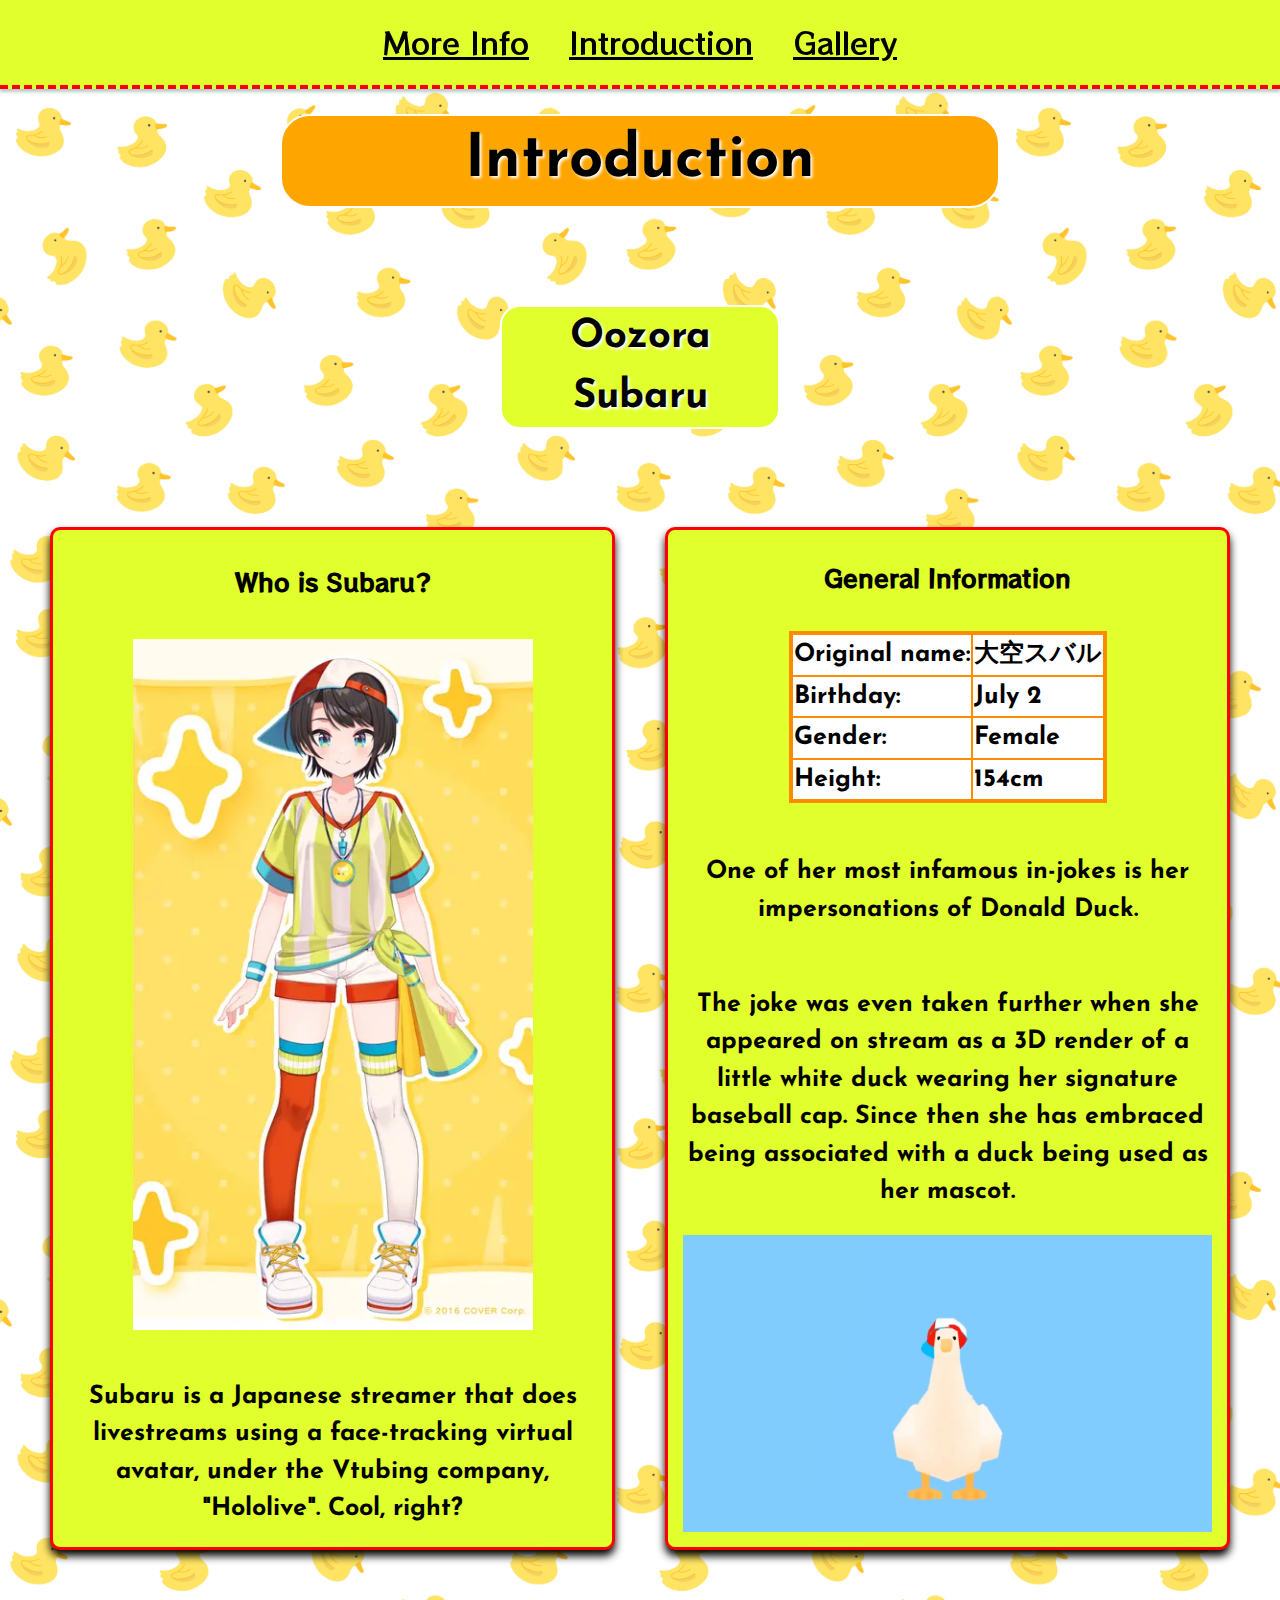
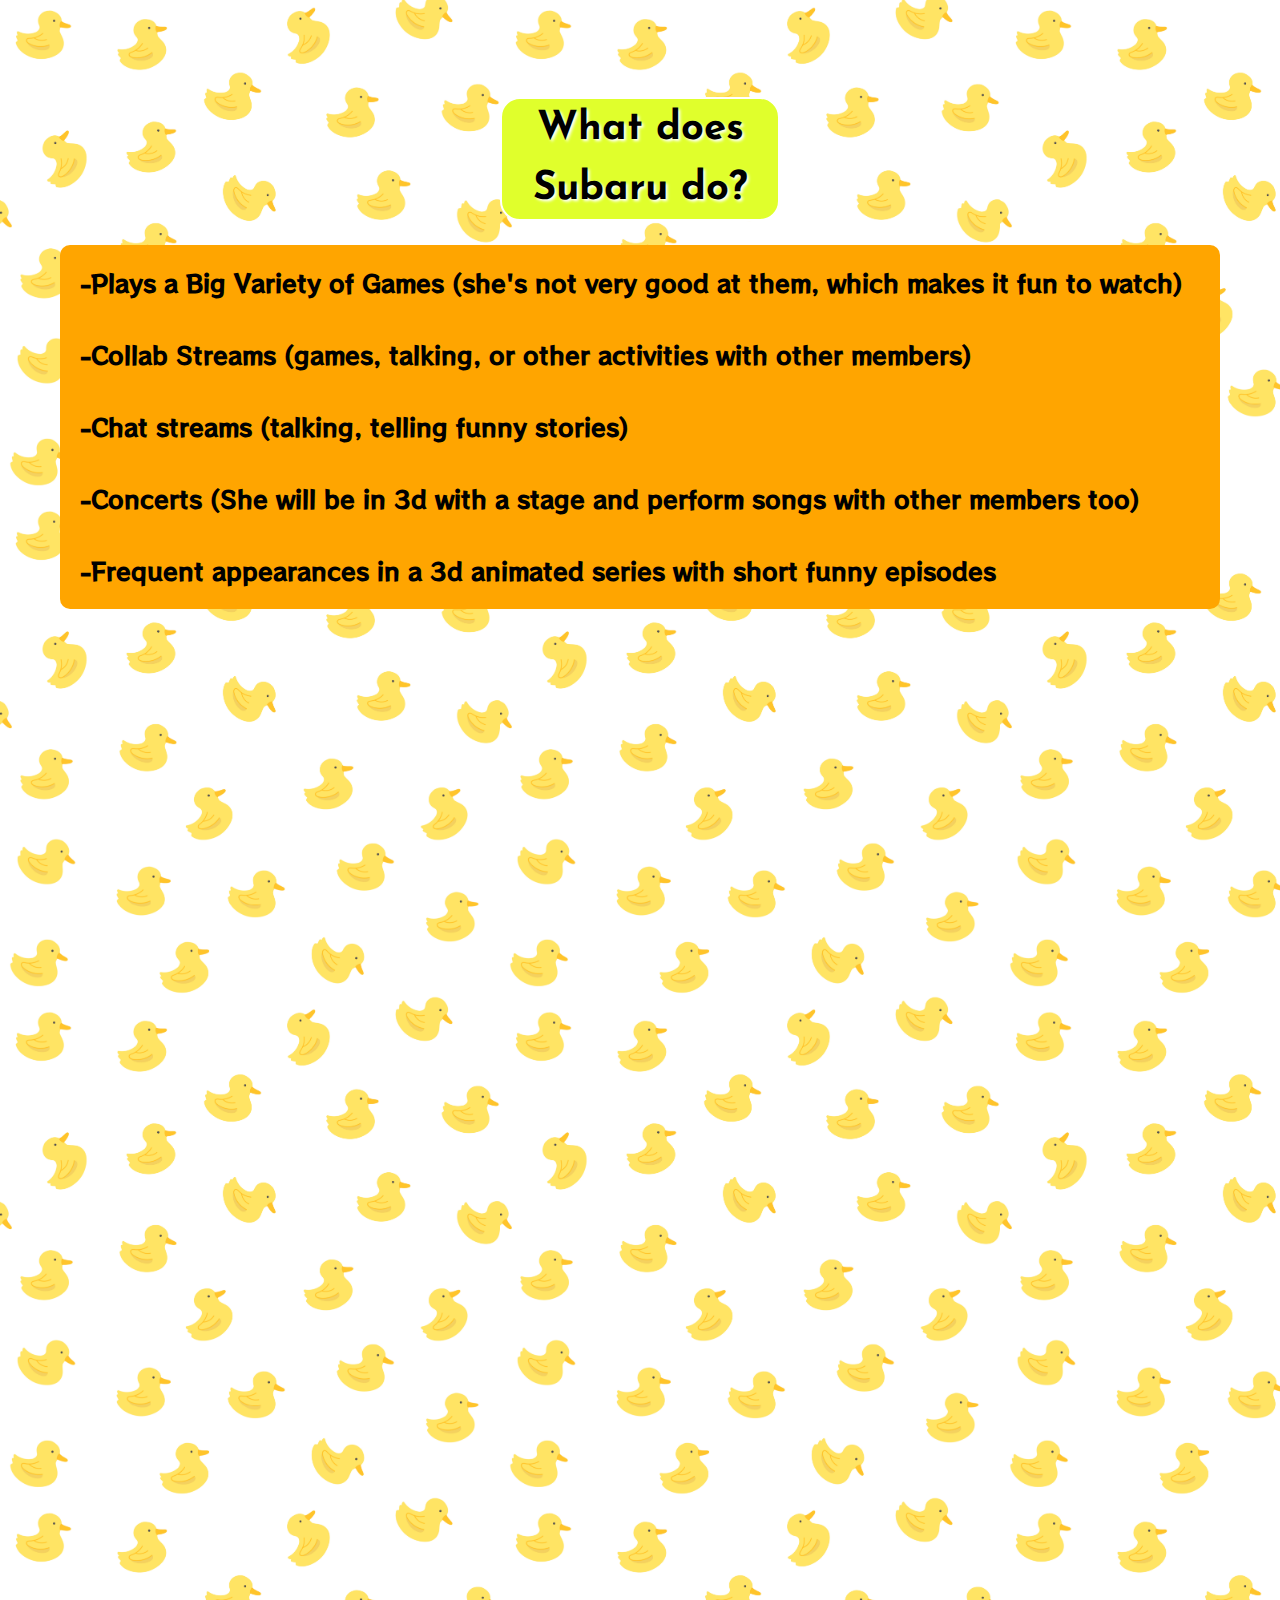
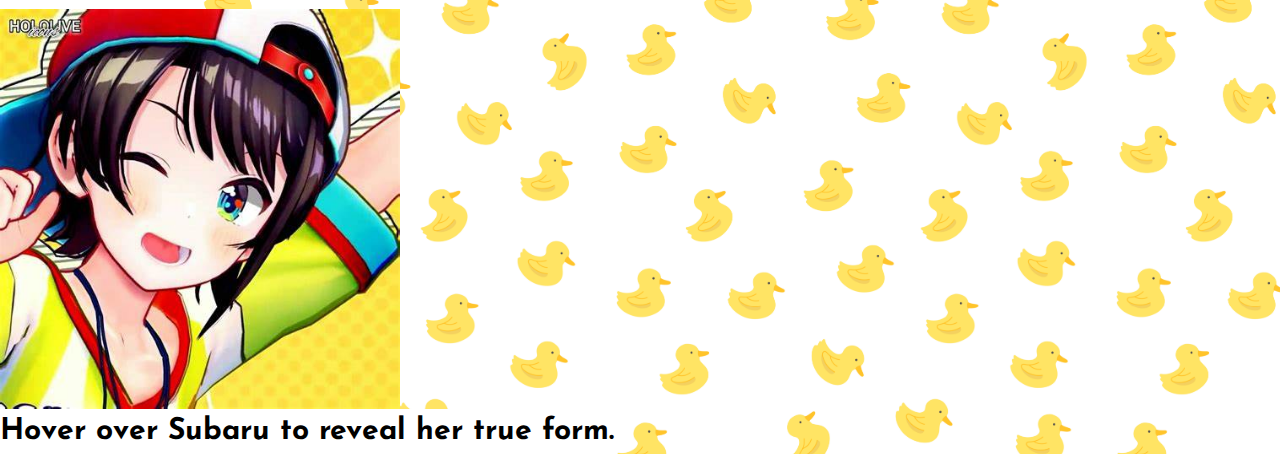
<file: index.html>
<!DOCTYPE html>
<html lang="en">

<head>
    <meta charset="UTF-8">
    <meta name="viewport" content="width=device-width, initial-scale=1.0">
    <title>Oozora Subaru</title>
    <link rel="icon" type="image/x-icon" href="images/subarufavicon.png">
    <link rel="stylesheet" href="styles.css">
    <link rel="stylesheet" href="reset.css">
</head>

<body class="patternbg3">

    <header>
        <nav> <a href="moreinfo.html">More Info</a>
            <a href="index.html">Introduction</a>
            <a href="gallery.html">Gallery</a>
        </nav>

    </header>
    <main>
        <h1>Introduction</h1>
        <div>
            <br><br><br>
            <h4>Oozora Subaru</h4>
            <br><br>
        </div>

        <div class="grid">
            <div class="box1">
                <h2>Who is Subaru?</h2><br>
                <img class="image1" src="images/subarustanding.webp" alt="subaruimage1" width="400"> <br><br>
                <p>Subaru is a Japanese streamer that does livestreams using a face-tracking virtual avatar, under the
                    Vtubing company, "Hololive". Cool, right?</p>
            </div>
            <div class="box2">
                <h2>General Information</h2>
                <table>
                    <tr>
                        <th>Original name:</th>
                        <th>大空スバル</th>
                    </tr>
                    <tr>
                        <th>Birthday:</th>
                        <th>July 2</th>
                    </tr>
                    <tr>
                        <th>Gender:</th>
                        <th>Female</th>
                    </tr>
                    <tr>
                        <th>Height:</th>
                        <th>154cm</th>
                    </tr>
                </table>

                <p class="firstline">One of her most infamous in-jokes is her impersonations of Donald Duck. <br><br>
                </p>
                <p>
                    The joke was even taken further when she appeared on stream as a 3D render of a little
                    white duck wearing her signature baseball cap. Since then she has embraced being associated with a
                    duck being used as her mascot.</p> <br>
                <img class="image3" src="images/subaruduck3d.jpg" alt="subaruimage3" width="600">
            </div>
        </div>
        <br><br><br>
        <h4>What does Subaru do?</h4> <br>
        <h2 class="subaruactivities">-Plays a Big Variety of Games (she's not very good at them, which makes it fun to
            watch)
            <br><br>
            -Collab Streams (games, talking, or other activities with other members)
            <br><br>
            -Chat streams (talking, telling funny stories)
            <br><br>
            -Concerts (She will be in 3d with a stage and perform songs with other members too)
            <br><br>
            -Frequent appearances in a 3d animated series with short funny episodes

        </h2>

    </main>

    <footer class="grid2">
        <img class="trueform" src="images/subaruicon.jpg" alt="subaruimage3" width="400">

        <img class="duck" src="images/shubarainbow.gif" alt="subaruimage3" width="400">
        <p class="secretcaption">Hover over Subaru to reveal her true form.</p>
    </footer>


</body>


</html>
</file>
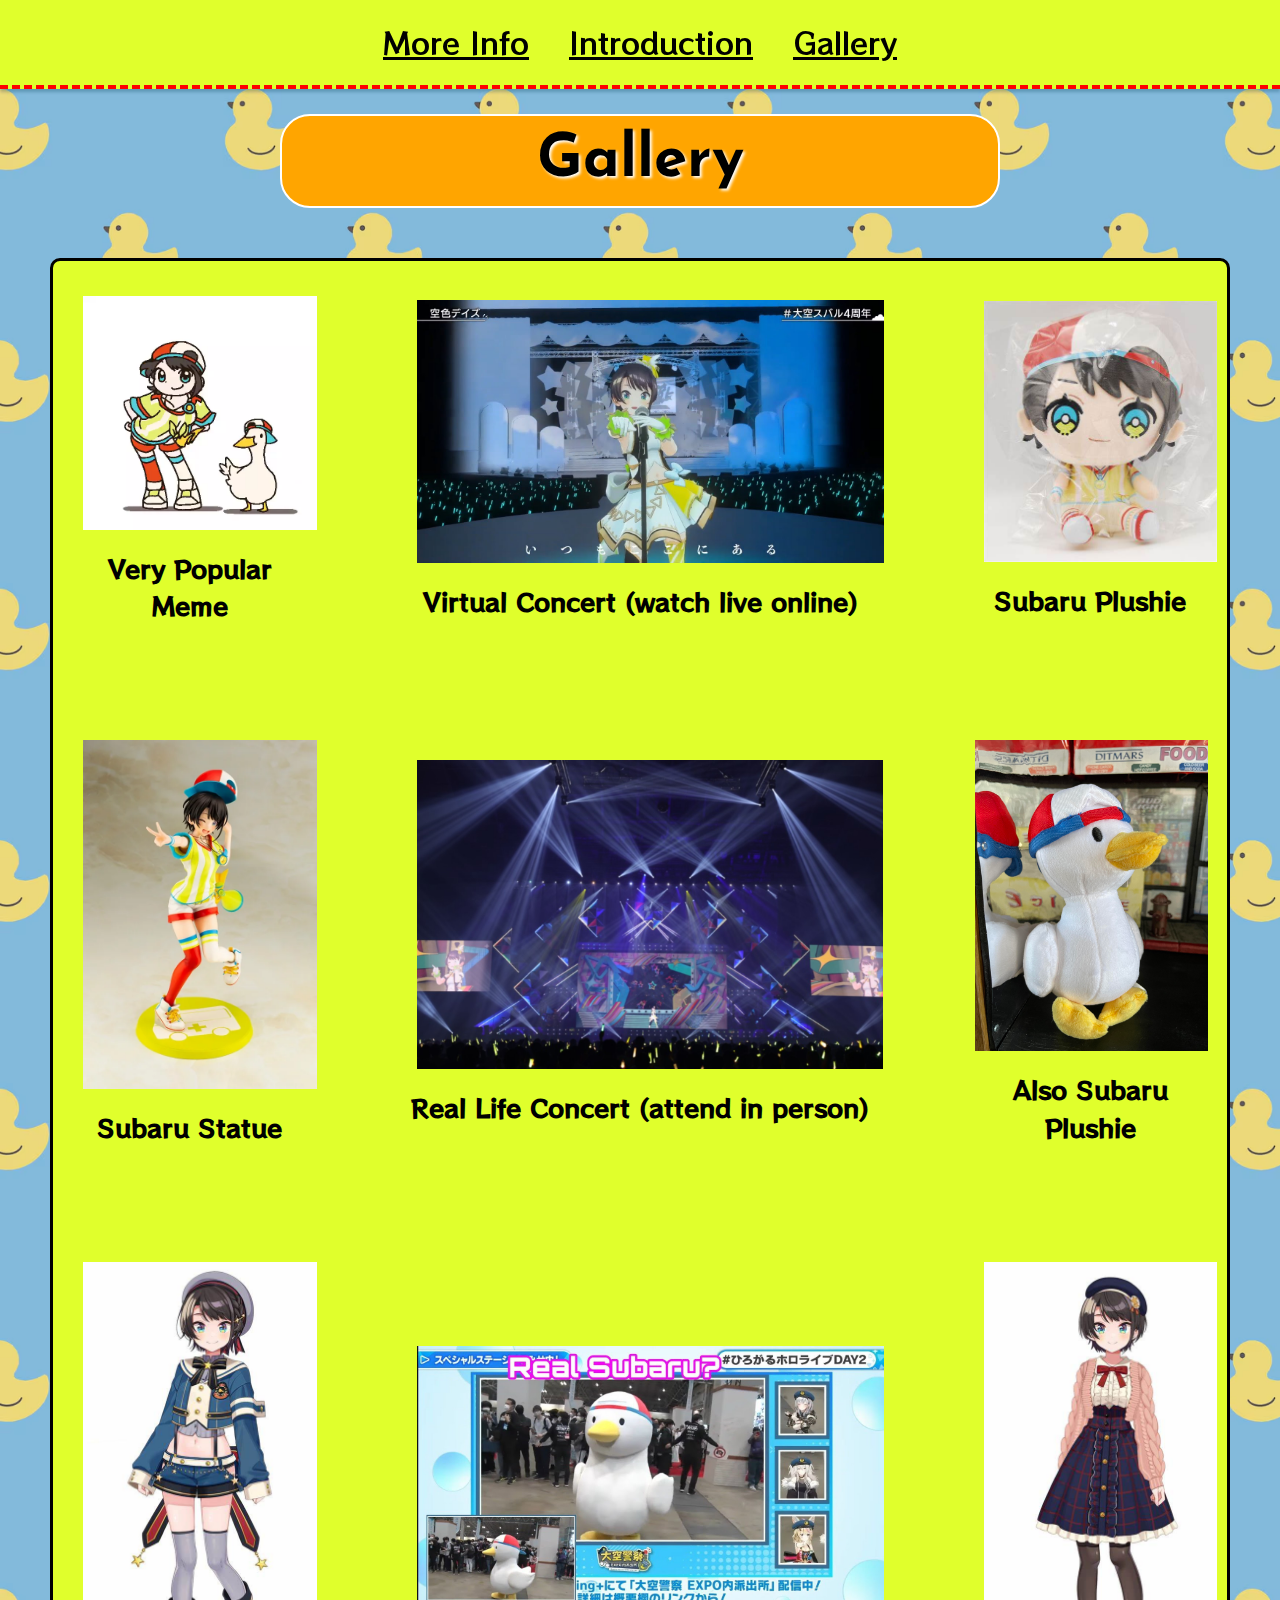
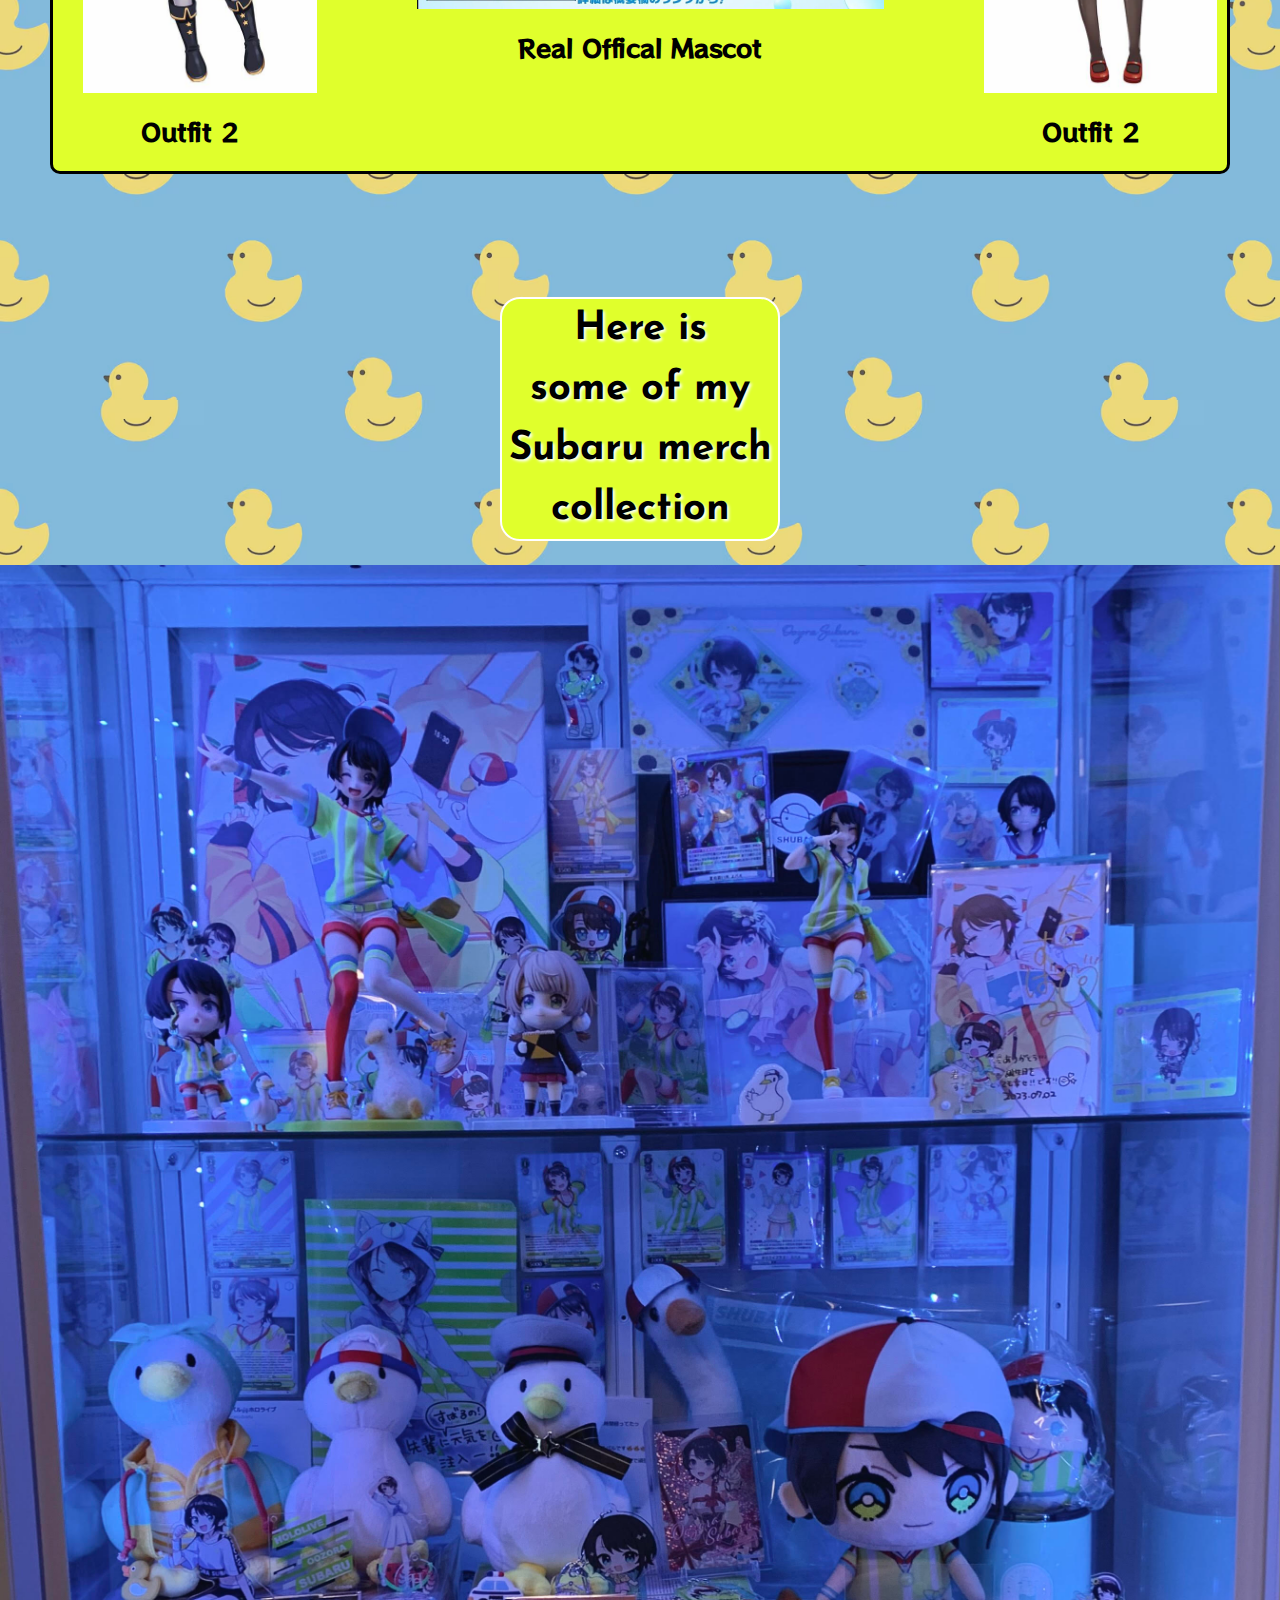
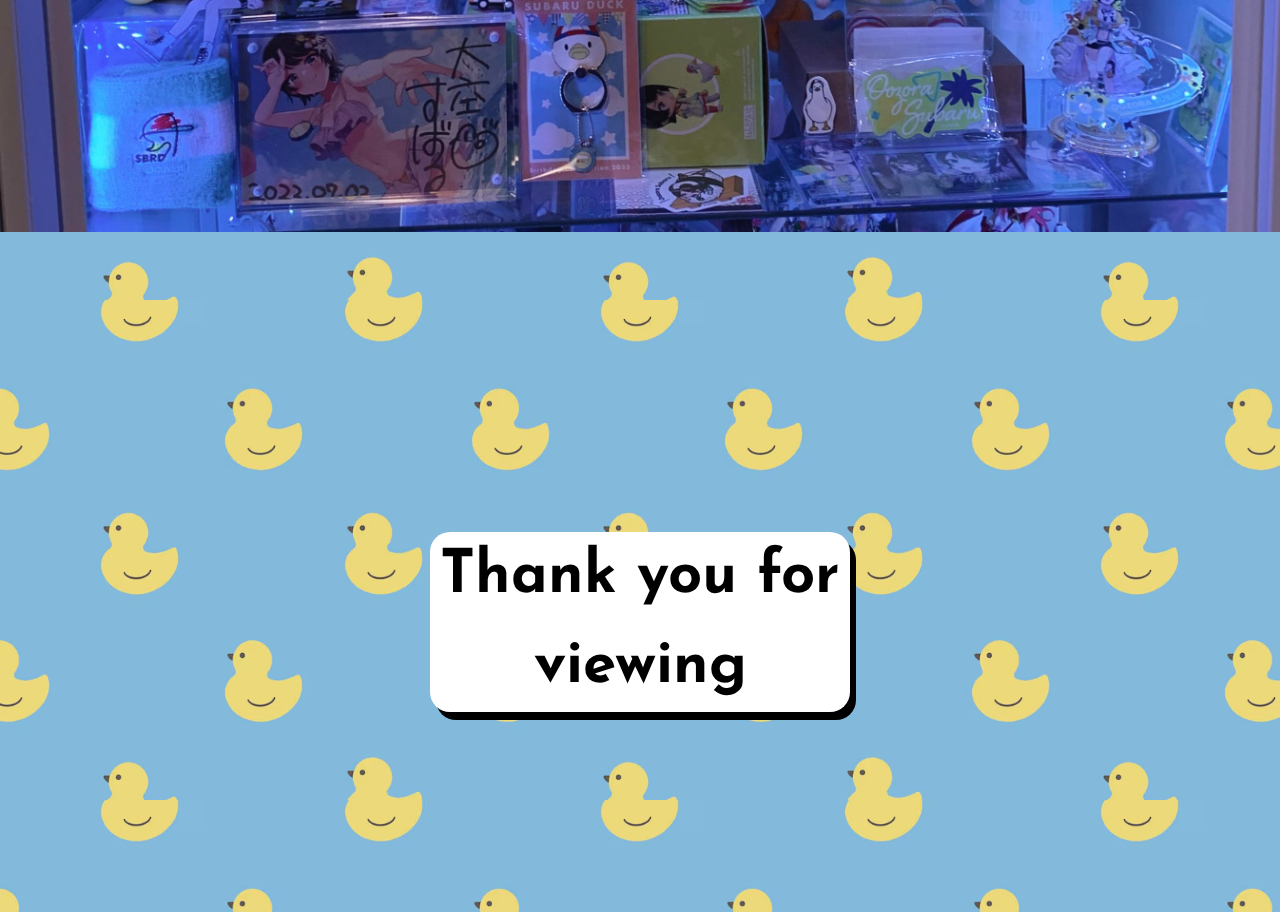
<file: gallery.html>
<!DOCTYPE html>
<html lang="en">

<head>
    <meta charset="UTF-8">
    <meta name="viewport" content="width=device-width, initial-scale=1.0">
    <title>Document</title>
    <link rel="stylesheet" href="styles.css">
    <link rel="stylesheet" href="reset.css">
</head>


<body class="patternbg2">

<header>
    <nav> <a href="moreinfo.html">More Info</a>
        <a href="index.html">Introduction</a>
        <a href="gallery.html">Gallery</a>
    </nav>

</header>
<main>
    <h1>Gallery</h1>


        <div class="imagesgrid">
            <p class="gallerycaptions">
                <img class="image4" src="images/shubaduck.webp" alt="subaruimage4">Very Popular Meme
            </p>

            <p class="gallerycaptions">
                <img class="image5" src="images/subaruconcert.jpg" alt="subaruimage5" width="800">Virtual Concert (watch
                live online)
            </p>

            <p class="gallerycaptions">
                <img class="image6" src="images/subaruplush.jpg" alt="subaruimage6" width="310">Subaru Plushie
            </p>

            <p class="gallerycaptions">
                <img class="image7" src="images/oozorasubarustatue.webp" alt="subaruimage7" width="290">Subaru Statue
            </p>

            <p class="gallerycaptions">
                <img class="image8" src="images/subarureallifeconcert.jpg" alt="subaruimage8" width="max">Real Life
                Concert (attend in person)
            </p>

            <p class="gallerycaptions">
                <img class="image9" src="images/subaruduckplush.jpg" alt="subaruimage9" width="max">Also Subaru Plushie
            </p>

            <p class="gallerycaptions">
                <img class="image10" src="images/subaruoutfit.jpg" alt="subaruimage10"
                    width="290">Outfit 2
            </p>

            <p class="gallerycaptions">
                <img class="image11" src="images/subarumascot.jpg" alt="subaruimage11" 
                    width="max">Real Offical Mascot
            </p>
        
            <p class="gallerycaptions">
                <img class="image12" src="images/subaruoutfit2.jpg" alt="subaruimage12" 
                    width="290">Outfit 2
            </p>
            </div>
            <br><br>
            <p class="gallerycaptions">
                <h4 class="collection">Here is some of my Subaru merch collection</h4><br>
                <img class="image13" src="images/subarucollection.jpg" alt="subaruimage13" 
                    width="max">
            </p>
</main>

<footer><p class="galleryfooter">Thank you for viewing</p></footer>
</body>


</html>
</file>
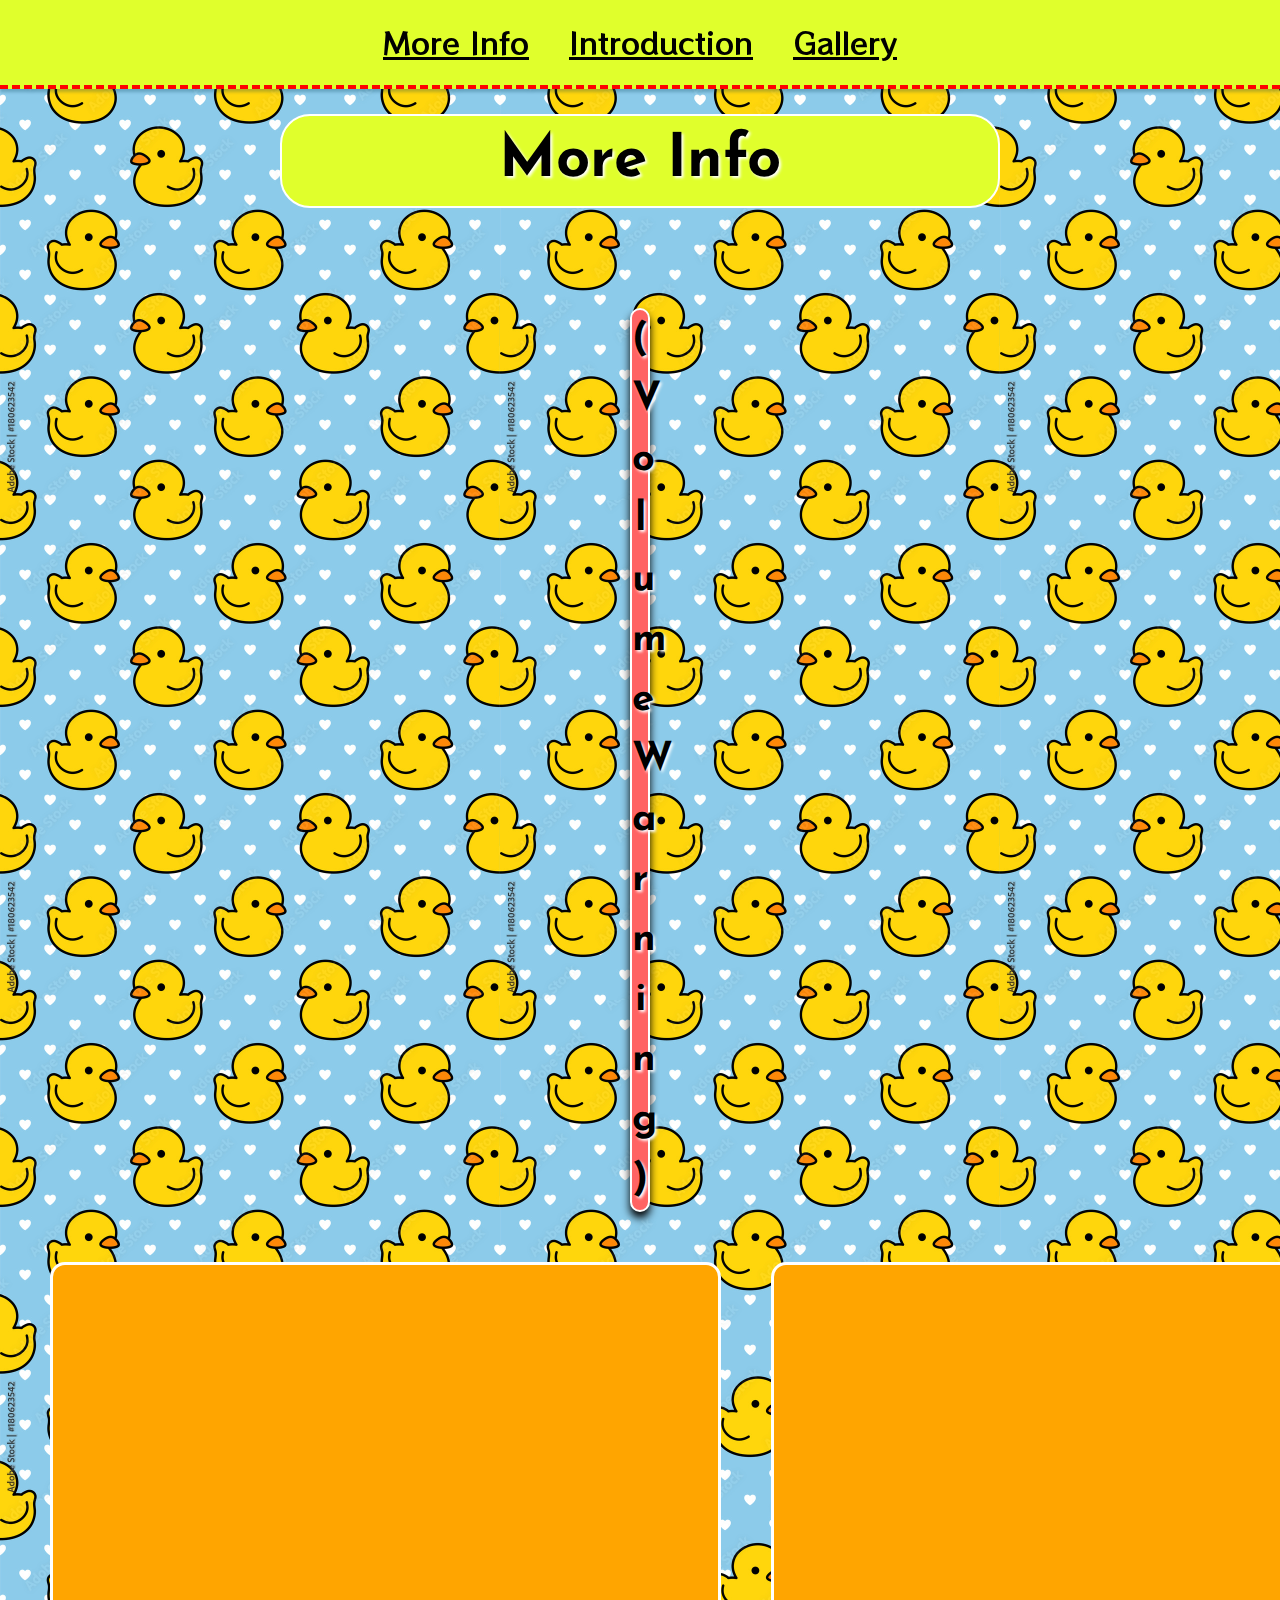
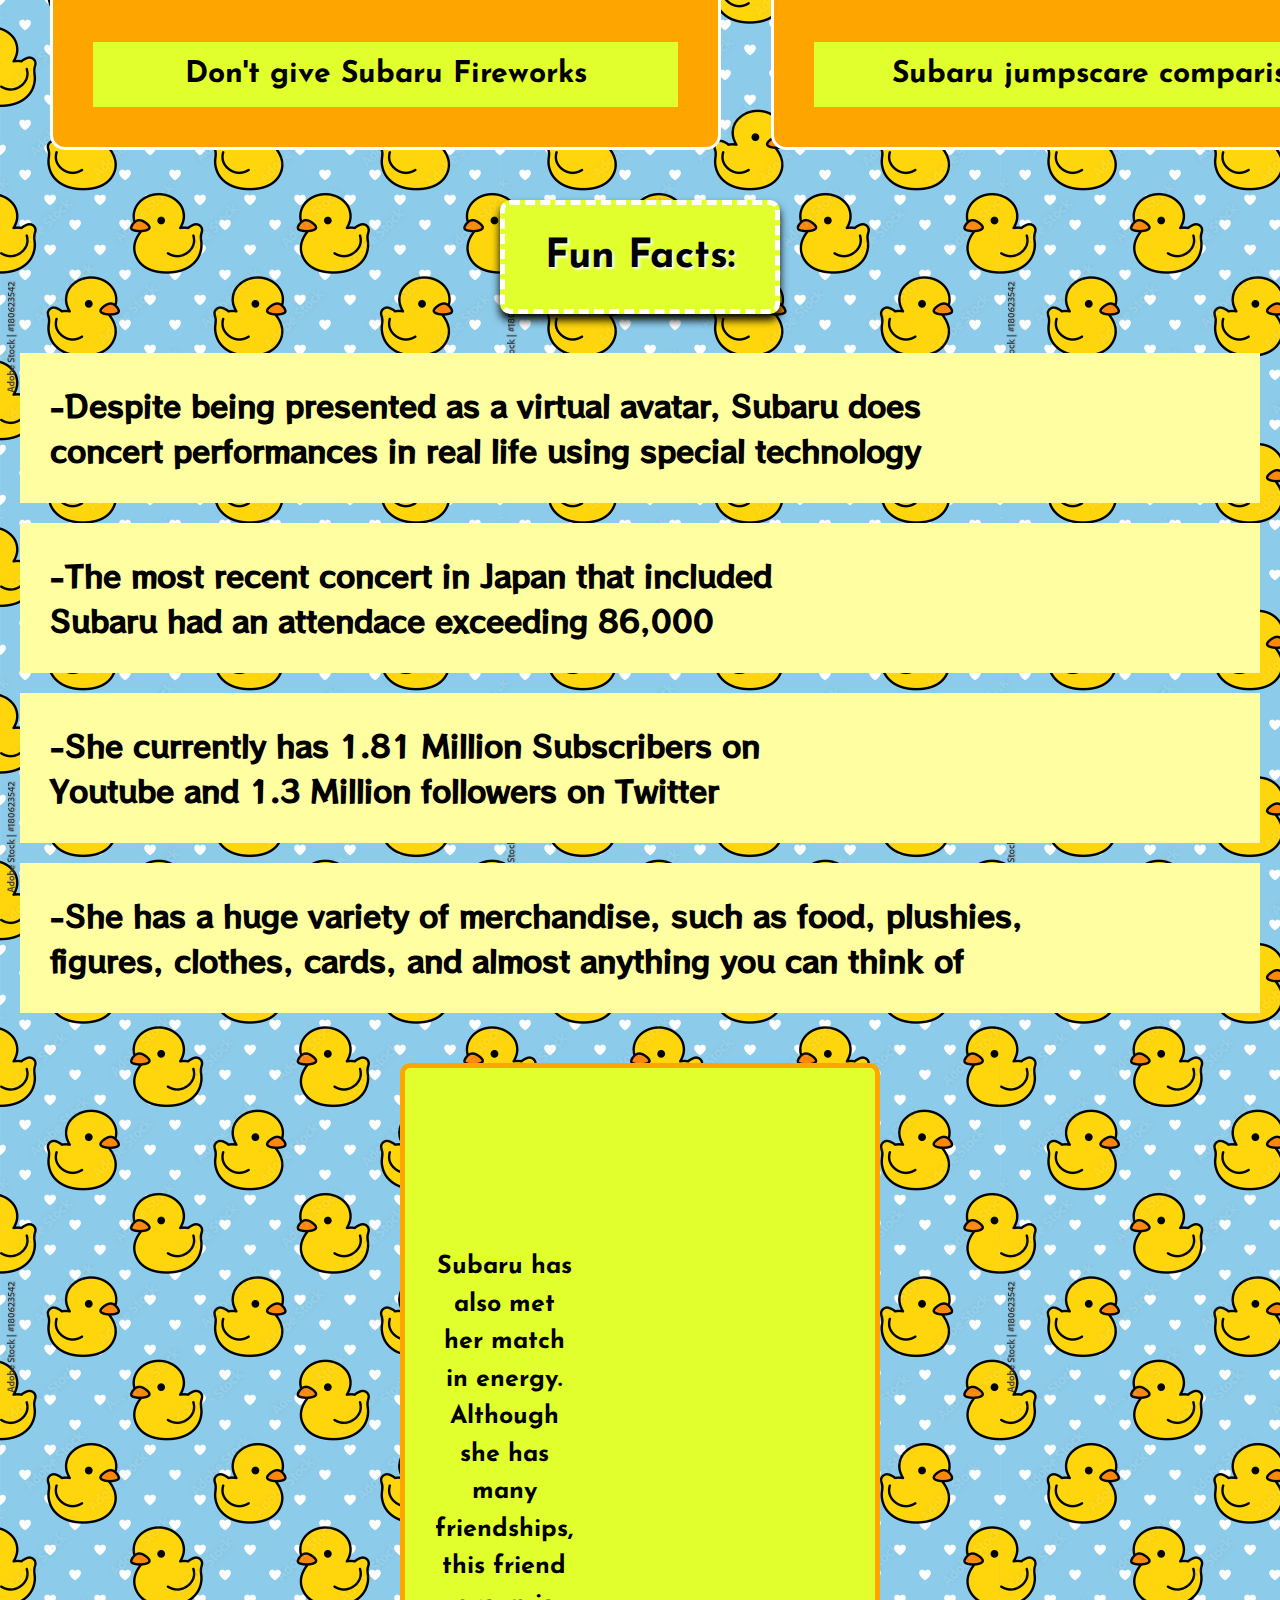
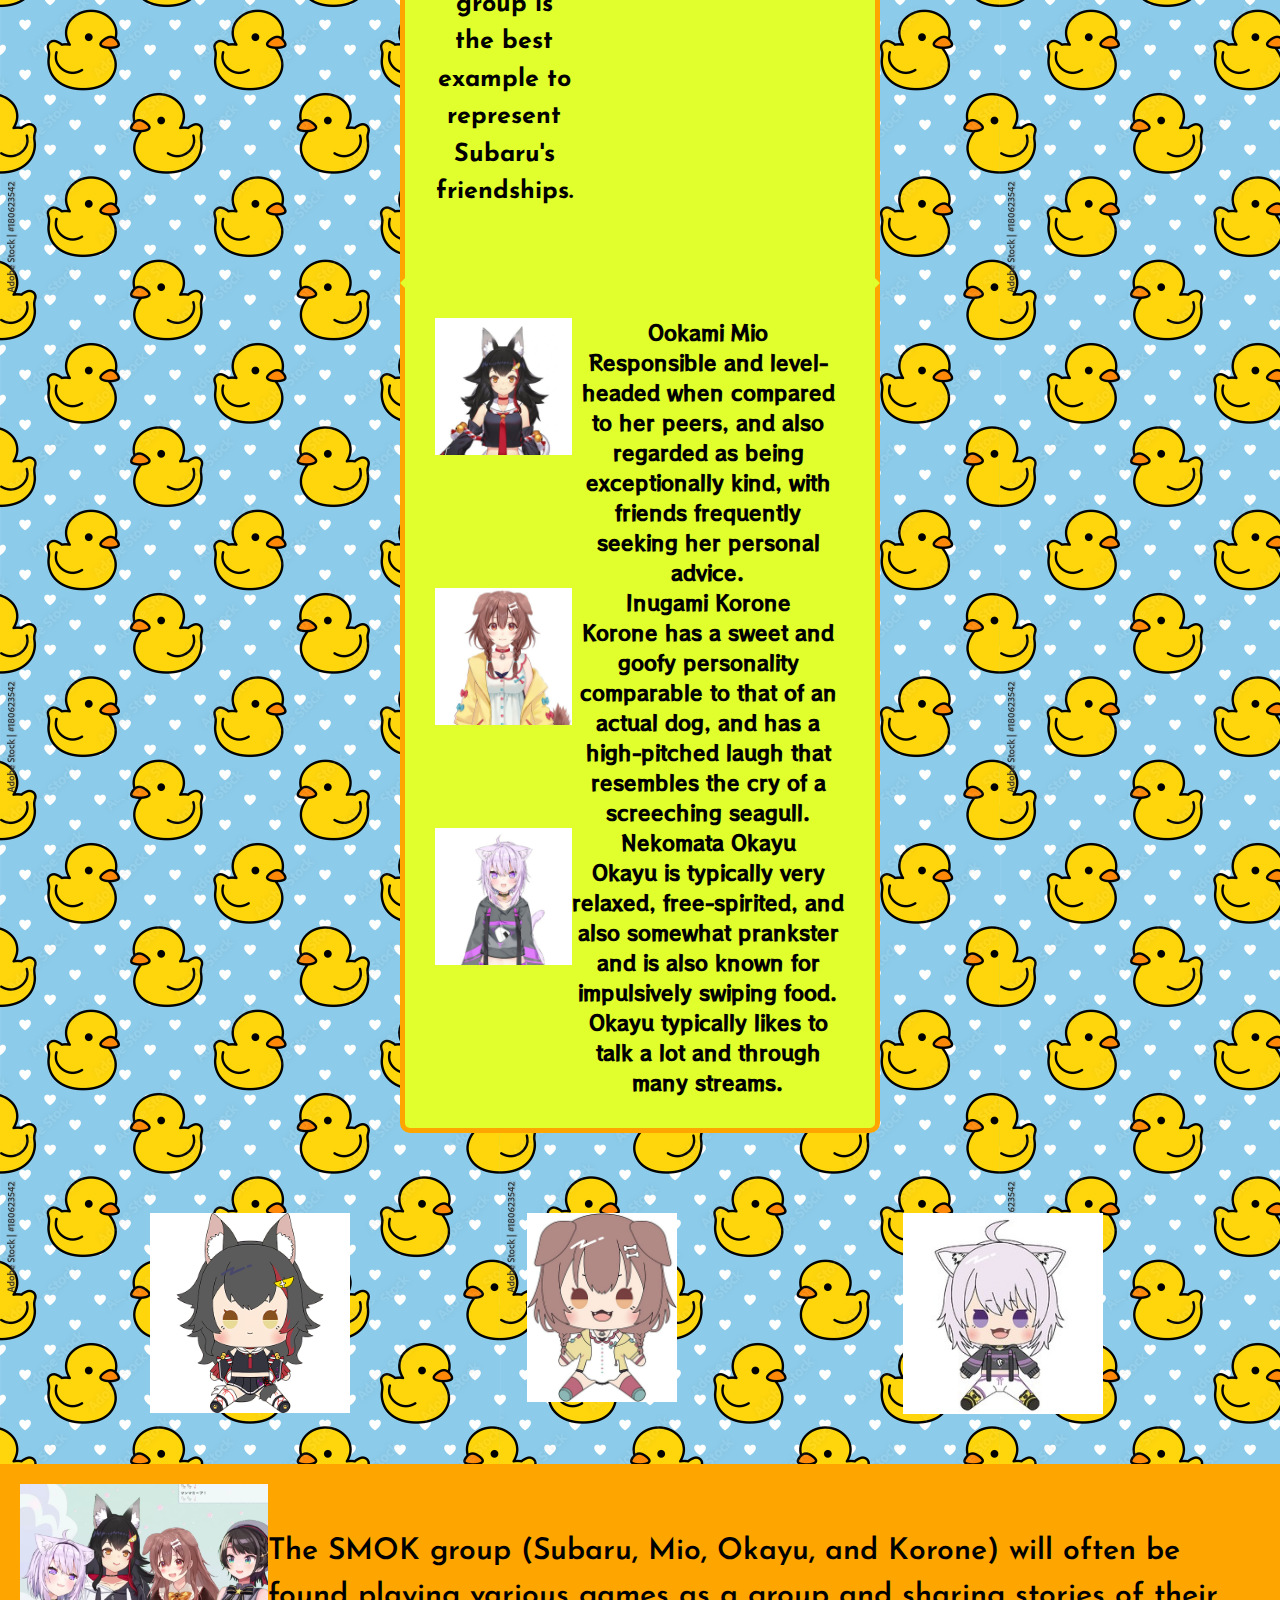
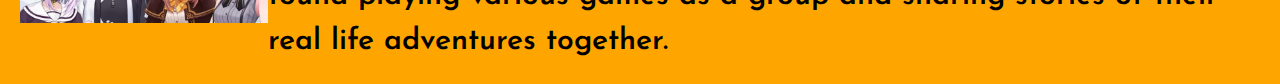
<file: moreinfo.html>
<!DOCTYPE html>
<html lang="en">

<head>
    <meta charset="UTF-8">
    <meta name="viewport" content="width=device-width, initial-scale=1.0">
    <title>Document</title>
    <link rel="stylesheet" href="styles.css">
    <link rel="stylesheet" href="reset.css">
</head>

<body class="patternbg"></body>

<header>
    <nav> <a href="moreinfo.html">More Info</a>
        <a href="index.html">Introduction</a>
        <a href="gallery.html">Gallery</a>
    </nav>

</header>
<main>
    <h1 class="moreinfo">More Info</h1>

    <h4 class="warning">(Volume Warning)</h4>
    <div class="grid">

        <div class="video1">
            <iframe width="585" height="329" src="https://www.youtube.com/embed/DHFh7q9stKI"
                title="NEVER GIVE FIREWORKS TO SUBARU" frameborder="0"
                allow="accelerometer; autoplay; clipboard-write; encrypted-media; gyroscope; picture-in-picture; web-share"
                referrerpolicy="strict-origin-when-cross-origin" allowfullscreen></iframe>
            <p class="caption">Don't give Subaru Fireworks</p>
        </div>

        <div class="video1">
            <iframe width="585" height="329" src="https://www.youtube.com/embed/Fvx2RPdYajk"
                title="Subaru vs Botan Reaction Comparison to Window Scare" frameborder="0"
                allow="accelerometer; autoplay; clipboard-write; encrypted-media; gyroscope; picture-in-picture; web-share"
                referrerpolicy="strict-origin-when-cross-origin" allowfullscreen></iframe>
            <p class="caption">Subaru jumpscare comparison</p>
        </div>

    </div>

    <h4 class="funfacts"> Fun Facts:</h4> <br>
    <h3>-Despite being presented as a virtual avatar, Subaru does concert performances in real life using special
        technology </h3>

    <h3>-The most recent concert in Japan that included Subaru had an attendace exceeding 86,000
    </h3>

    <h3>-She currently has 1.81 Million Subscribers on Youtube and 1.3 Million followers on Twitter
    </h3>

    <h3>-She has a huge variety of merchandise, such as food, plushies, figures, clothes, cards, and almost anything you
        can think of</h3>

    <div class="grid3">
        <p>
            <br><br><br><br>
            Subaru has also met her match in energy. Although she has many friendships, this friend group is the best
            example to represent Subaru's friendships. <br><br>
            <!-- <img src="images/smok.webp" alt="smok" width="400"> -->
        </p>

        <iframe width="361" height="587.5" src="https://www.youtube.com/embed/Hc_Ycl_TRX8"
            title="SMOKのなにかなカニカマが楽しそうｗ【SMOK🚑🌲🍙🥐/大空スバル🚑/大神ミオ🌲/猫又おかゆ🍙/戌神ころね🥐/ホロライブ切り抜き/#shorts】" frameborder="0"
            allow="accelerometer; autoplay; clipboard-write; encrypted-media; gyroscope; picture-in-picture; web-share"
            referrerpolicy="strict-origin-when-cross-origin" allowfullscreen></iframe>
    </div>


    <div class="smokmembers">
        <img src="images/ookamimio.jpg" alt="mio" width="200"> Ookami Mio <br>Responsible and level-headed when compared
        to her peers, and also regarded as being exceptionally kind, with friends frequently seeking her personal
        advice.
        <img src="images/inugamikorone.jpg" alt="korone" width="200">Inugami Korone<br>Korone has a sweet and goofy
        personality comparable to that of an actual dog, and has a high-pitched laugh that resembles the cry of a
        screeching seagull.
        <img src="images/nekomataokayu.jpg" alt="okayu" width="200">Nekomata Okayu<br> Okayu is typically very relaxed,
        free-spirited, and also somewhat prankster and is also known for impulsively swiping food. Okayu typically likes
        to talk a lot and through many streams.
    </div>

    <div class="chibi">


        <img class="chibimio" src="images/miochibi.jpg" alt="miochibi" width="200">

        <img class="chibikorone" src="images/koronechibi.jpg" alt="koronechibi" width="150">


        <img class="chibiokayu" src="images/okayuchibi.jpg" alt="okayuchibi" width="200">

    </div>

</main>
<footer class="smokfooter">
    <img src="images/smok.webp" alt="smok" width="300">
    <br>
    The SMOK group (Subaru, Mio, Okayu, and Korone) will often be found playing various games as a group and sharing
    stories of their real life adventures together.
</footer>
</body>

</html>
</file>
<file: styles.css>
@import url('https://fonts.googleapis.com/css2?family=Josefin+Sans:ital,wght@0,100..700;1,100..700&display=swap');
@import url('https://fonts.googleapis.com/css2?family=RocknRoll+One&display=swap');


body {
    background-color: var(--main-color);
    font-family: "Josefin Sans";


    --main-color: paleturquoise;
    --second-color: #E0FF2C;

}

header {
    position: sticky;
    top: 0;
    z-index: 15;
    font-family: "RocknRoll One";
}

nav {
    display: flex;
    justify-content: center;
    gap: 40px;
    padding: 20px;
    background-color: var(--second-color);
    box-shadow: 0 3px 3px rgba(1, 63, 89, 0.284);
    font-size: 30px;
    border-bottom: 4px dashed red;
}

nav a {
    color: black;
    text-decoration: none;
    /*defaults to underline. none will remove underline*/
    text-decoration: underline black;
}

nav a:hover {
    font-size: 1em;
    transform: scale(1.2);
    /*changes the size of the text when you hover over it*/
    color: red;
    /*hover color*/
    text-decoration: underline red;
}


a:visited {
    /*links you have already visited will become this color*/
    color: #6709ae;
    text-decoration: underline purple;

}

p {
    font-size: 25px;
    font-weight: bold;
    text-align: center;
}

h1 {
    text-align: center;
    margin-top: 25px;
    font-size: 60px;
    text-shadow: 2px 2px 3px white;
    background-color: orange;
    border: 2px solid white;
    border-radius: 30px;
    margin-left: 280px;
    margin-right: 280px;
}

h2 {
    text-align: center;
    font-family: "RocknRoll One";
    padding: 15px;
}

h3 {
    font-family: "RocknRoll One";
    font-size: 30px;
    padding: 30px;
    margin-top: 15px;
    margin-bottom: 20px;
    margin-left: 20px;
    margin-right: 20px;
    background-color: rgb(255, 255, 162);

}

h4 {
    text-align: center;
    margin-top: 25px;
    font-size: 40px;
    text-shadow: 2px 2px 3px white;
    background-color: var(--second-color);
    border: 2px solid white;
    margin-left: 500px;
    margin-right: 500px;
    border-radius: 20px;
}

.box1 {
    align-content: center;
    background-color: var(--second-color);
    padding: 15px;
    border: 3px solid red;
    border-radius: 10px;
    box-shadow: 0 6px 8px black;
}

.box2 {
    align-content: center;
    background-color: var(--second-color);
    padding: 15px;
    border: 3px solid red;
    border-radius: 10px;
    box-shadow: 0 6px 8px black;

}

.grid {
    display: grid;
    grid-template-columns: 1fr 1fr;
    gap: 50px;
    margin: 50px;
    border-radius: 10px;
}

.imagesgrid {
    display: grid;
    align-content: center;
    grid-template-columns: 1fr 2fr 1fr;
    gap: 100px;
    margin: 50px;
    border: solid 3px black;
    background-color: var(--second-color);
    border-radius: 10px;
    padding: 20px;
    align-items: center;

    .image13 {
        grid-column-start: 4;
        grid-column-end: five;
        grid-row-start: row1-start;
        grid-row-end: 3;
    }

}

table {
    text-align: left;
    background-color: darkorange;
    margin: auto;
    font-size: 25px;
    padding: 2px;
    margin-bottom: 50px;
    margin-top: 20px;

}

table tr {
    background-color: white;
}

.image1 {
    margin: auto;
}


.image2 {
    margin: auto;
}

.image3 {
    margin: auto;
}

.image4:hover {
    transform: scale(1.1);
    transition-duration: 1s;
    margin-bottom: 20px;
    margin-top: 15px;
    margin-left: 10px;
    margin-right: 10px;
}

.image4 {
    transform: scale(1);
    transition-duration: 1s;
    margin-bottom: 20px;
    margin-top: 15px;
    margin-left: 10px;
    margin-right: 10px;
}

.image5:hover {
    transform: scale(1.1);
    transition-duration: 1s;
    margin-bottom: 20px;
    margin-top: 15px;
    margin-left: 10px;
    margin-right: 10px;
}

.image5 {
    transform: scale(1);
    transition-duration: 1s;
    margin-bottom: 20px;
    margin-top: 15px;
    margin-left: 10px;
    margin-right: 10px;
}

.image6:hover {
    transform: scale(1.1);
    transition-duration: 1s;
    margin-bottom: 20px;
    margin-top: 15px;
    margin-left: 10px;
    margin-right: 10px;
}

.image6 {
    transform: scale(1);
    transition-duration: 1s;
    margin-bottom: 20px;
    margin-top: 15px;
    margin-left: 10px;
    margin-right: 10px;
}

.image7:hover {
    transform: scale(1.1);
    transition-duration: 1s;
    margin-bottom: 20px;
    margin-top: 15px;
    margin-left: 10px;
    margin-right: 10px;
}

.image7 {
    transform: scale(1);
    transition-duration: 1s;
    margin-bottom: 20px;
    margin-top: 15px;
    margin-left: 10px;
    margin-right: 10px;
}

.image8:hover {
    transform: scale(1.1);
    transition-duration: 1s;
    margin-bottom: 20px;
    margin-top: 15px;
    margin-left: 10px;
    margin-right: 10px;
}

.image8 {
    transform: scale(1);
    transition-duration: 1s;
    margin-bottom: 20px;
    margin-top: 15px;
    margin-left: 10px;
    margin-right: 10px;
}

.image9:hover {
    transform: scale(1.1);
    transition-duration: 1s;
    margin-bottom: 20px;
    margin-top: 15px;
    margin-left: 1px;
    margin-right: 35px;
}

.image9 {
    transform: scale(1);
    transition-duration: 1s;
    margin-bottom: 20px;
    margin-top: 15px;
    margin-left: 1px;
    margin-right: 35px;
}

.image10:hover {
    transform: scale(1.1);
    transition-duration: 1s;
    margin-bottom: 20px;
    margin-top: 15px;
    margin-left: 10px;
    margin-right: 10px;
}

.image10 {
    transform: scale(1);
    transition-duration: 1s;
    margin-bottom: 20px;
    margin-top: 15px;
    margin-left: 10px;
    margin-right: 10px;
}

.image11:hover {
    transform: scale(1.1);
    transition-duration: 1s;
    margin-bottom: 20px;
    margin-top: 15px;
    margin-left: 10px;
    margin-right: 10px;
}

.image11 {
    transform: scale(1);
    transition-duration: 1s;
    margin-bottom: 20px;
    margin-top: 15px;
    margin-left: 10px;
    margin-right: 10px;
}

.image12:hover {
    transform: scale(1.1);
    transition-duration: 1s;
    margin-bottom: 20px;
    margin-top: 15px;
    margin-left: 10px;
    margin-right: 10px;
}

.image12 {
    transform: scale(1);
    transition-duration: 1s;
    margin-bottom: 20px;
    margin-top: 15px;
    margin-left: 10px;
    margin-right: 10px;
}

.firstline {
    font-size: 25px;
    margin: 20px;
}

.video1 {
    align-content: center;
    padding: 40px;
    background-color: orange;
    margin: auto;
    border: solid 3px white;
    border-radius: 15px;
}

.caption {
    background-color: var(--second-color);
    padding: 10px;
    font-size: 30px;
}

.grid2 {
    position: relative;
    margin-top: 1000px;
}

.duck {
    position: absolute;
    opacity: 0;
    top: 0;
}

.duck:hover {
    animation: animation1 15s;
}

@keyframes animation1 {
    0% {
        opacity: 0;
    }

    100% {
        opacity: 1;
    }
}

.secretcaption {
    position: absolute;
    font-size: 30px;
    background-color: white;
}

.funfacts {
    border-radius: 10px;
    /* margin-left:650px;
    margin-right:650px;
    margin-top:120px; */
    padding: 22px;
    /* background-color:orange; */
    border: dashed 5px white;
    box-shadow: 0 6px 8px black;

}

.subaruactivities {
    text-align: left;
    margin-left: 60px;
    margin-right: 60px;
    padding: 20px;
    background-color: orange;
    border-radius: 10px;
}

.moreinfo {
    background-color: var(--second-color);
}

.gallerycaptions {
    font-family: "RocknRoll One";
    font-size: 25px;
}

.warning {
    background-color: rgb(255, 99, 99);
    /* border-radius: 50px; */
    margin-left: 630px;
    margin-right: 630px;
    margin-top: 100px;
    box-shadow: 0 6px 8px black;
    transform: scale(1);
    transition-duration: 1s;
}

.warning:hover {
    transform: scale(1.3);
    transition-duration: 1s;
}

.patternbg {
    background-image: url('images/duckpattern.jpg');
    background-size: 500px;
    background-repeat: repeat;
    /* This is the default value */

}

.patternbg2 {
    background-image: url('images/duckpattern2.jpg');
    background-size: 500px;
    background-repeat: repeat;
}

.patternbg3 {
    background-image: url('images/duckpattern3.jpg');
    background-size: 500px;
    background-repeat: repeat;
}

.grid3 {
    display: grid;
    grid-template-columns: 1fr 1fr;
    border-radius: 10px;
    margin-left: 400px;
    margin-right: 400px;
    margin-top: 50px;
    padding: 30px;
    gap: 20px;
    align-content: center;
    background-color: var(--second-color);
    border: solid 5px orange;
    border-bottom-color: var(--second-color);
    border-bottom-right-radius: 0px;
    border-bottom-left-radius: 0px;
    font-size: 30px;
}

.smokmembers {
    display: grid;
    grid-template-columns: 1fr 2fr;
    margin-left: 400px;
    margin-right: 400px;
    border-radius: 10px;
    padding: 30px;
    background-color: var(--second-color);
    border: solid 5px orange;
    border-top-color: var(--second-color);
    border-top-right-radius: 0px;
    border-top-left-radius: 0px;
    margin-bottom: 80px;
    text-align: center;
    font-family: "RocknRoll One";
    font-size: 20px;
    font-weight: 600;
}

.smokfooter {
    background-color: orange;
    padding: 20px;
    display: grid;
    grid-template-columns: 1fr 4fr;
    text-align: left;
    font-size: 30px;
    font-weight: 600;
}

.chibi {
    display: grid;
    grid-template-columns: 1fr 1fr 1fr;
    align-content: center;
    margin-left: 150px;
    margin-bottom: 50px;
}

.chibimio {}

.chibimio:hover {
    animation: rotate 2s 1;
}

.chibikorone {}

.chibikorone:hover {
    animation: jump .5s alternate 6;
}

.chibiokayu {}

.chibiokayu:hover {
    animation: leave 3s alternate 2;
}

@keyframes rotate {
    from {
        transform: rotate(-1turn);
    }

    to {
        transform: rotate(1turn);
    }
}

@keyframes jump {
    from {
        transform: translate(0px, 0px);
    }

    to {
        transform: translate(0px, -50px);
    }
}

@keyframes leave {
    from {
        transform: translate(0px, 0px);
    }

    to {
        transform: translate(500px, 0px);
    }
}

.collection {
    animation: collection 3s infinite;
}

@keyframes colours {
    0% {
        color: red;
    }

    25% {
        color: orange;
    }

    50% {
        color: yellow;
    }

    75% {
        color: green;
    }

    100% {
        color: blue;
    }
}

.galleryfooter {
    margin-top: 300px;
    margin-bottom: 200px;
    font-size: 60px;
    margin-left: 430px;
    margin-right: 430px;
    border-radius: 20px;
    animation: colours 2s alternate infinite;
    background-color: white;
    box-shadow: 6px 8px black;
}

@keyframes collection {
    0% {
        transform: rotate(-.03turn);
    }

    50% {
        transform: rotate(.05turn);
    }

    100% {
        transform: rotate(-.03turn);
    }
}
</file>
